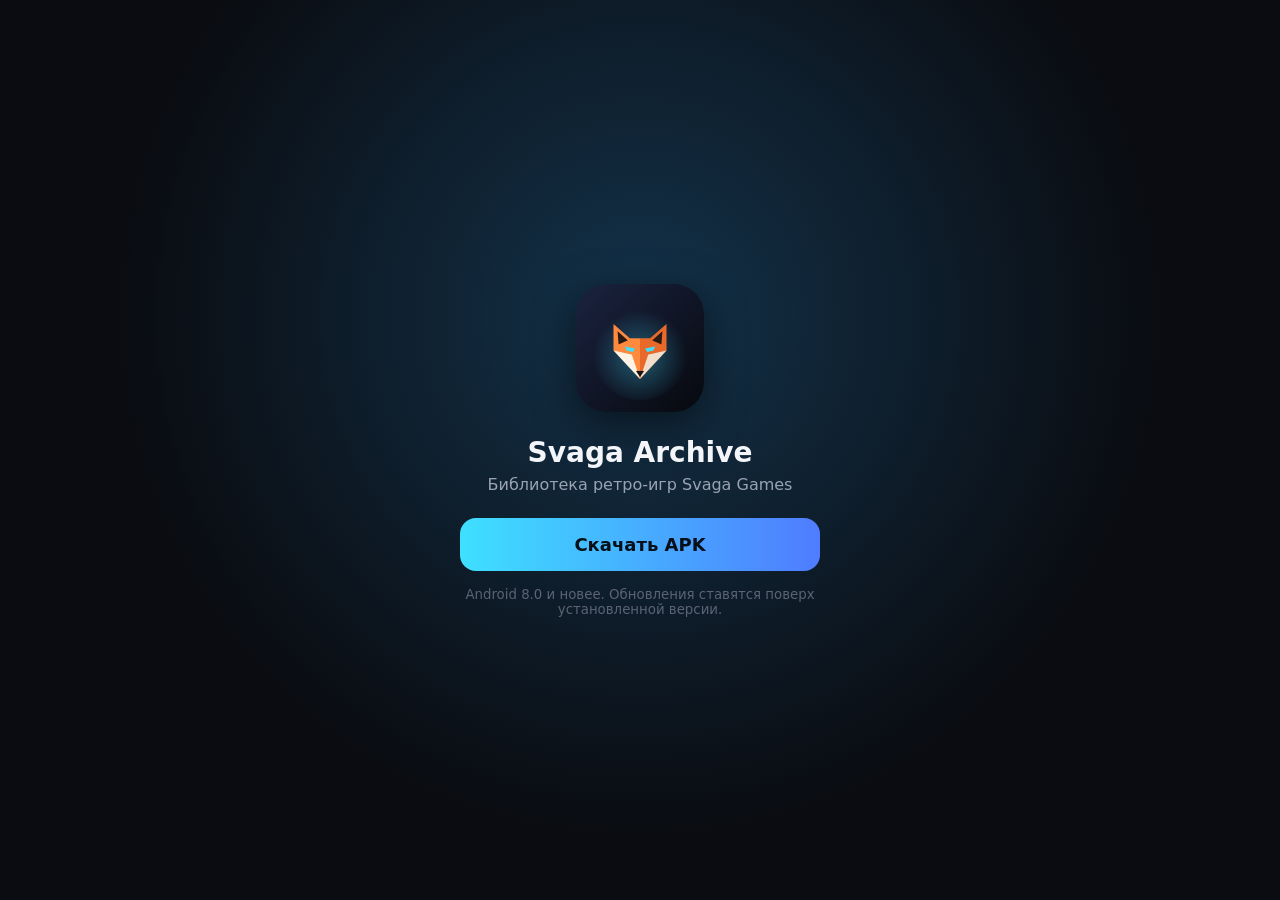
<file: docs/index.html>
<!doctype html>
<html lang="ru">
<head>
<meta charset="utf-8">
<meta name="viewport" content="width=device-width,initial-scale=1">
<title>Svaga Archive — скачать</title>
<style>
  body{margin:0;min-height:100vh;display:grid;place-items:center;background:radial-gradient(circle at 50% 35%,#13324a 0,#0A0C11 60%);color:#F3F5F9;font:16px system-ui,sans-serif;text-align:center}
  .card{padding:32px 24px;max-width:360px}
  img{width:128px;height:128px;border-radius:30px;box-shadow:0 10px 40px #0008}
  h1{margin:20px 0 6px;font-size:28px}
  p{color:#9AA3B5;margin:0 0 24px}
  a.btn{display:block;padding:16px;border-radius:16px;background:linear-gradient(90deg,#3EE0FF,#4F7CFF);color:#071018;font-weight:700;text-decoration:none;font-size:18px}
  small{display:block;margin-top:16px;color:#5B6375}
  #ver{color:#3EE0FF}
</style>
</head>
<body>
<div class="card">
  <img src="icon.png" alt="Svaga Archive">
  <h1>Svaga Archive</h1>
  <p>Библиотека ретро-игр Svaga Games <span id="ver"></span></p>
  <a class="btn" href="https://github.com/SvagaGames/svaga-archive/releases/latest/download/SvagaArchive.apk">Скачать APK</a>
  <small>Android 8.0 и новее. Обновления ставятся поверх установленной версии.</small>
</div>
<script>
  fetch("https://api.github.com/repos/SvagaGames/svaga-archive/releases/latest")
    .then(r => r.json()).then(j => { if (j.tag_name) document.getElementById("ver").textContent = "· " + j.tag_name; }).catch(() => {});
</script>
</body>
</html>
</file>
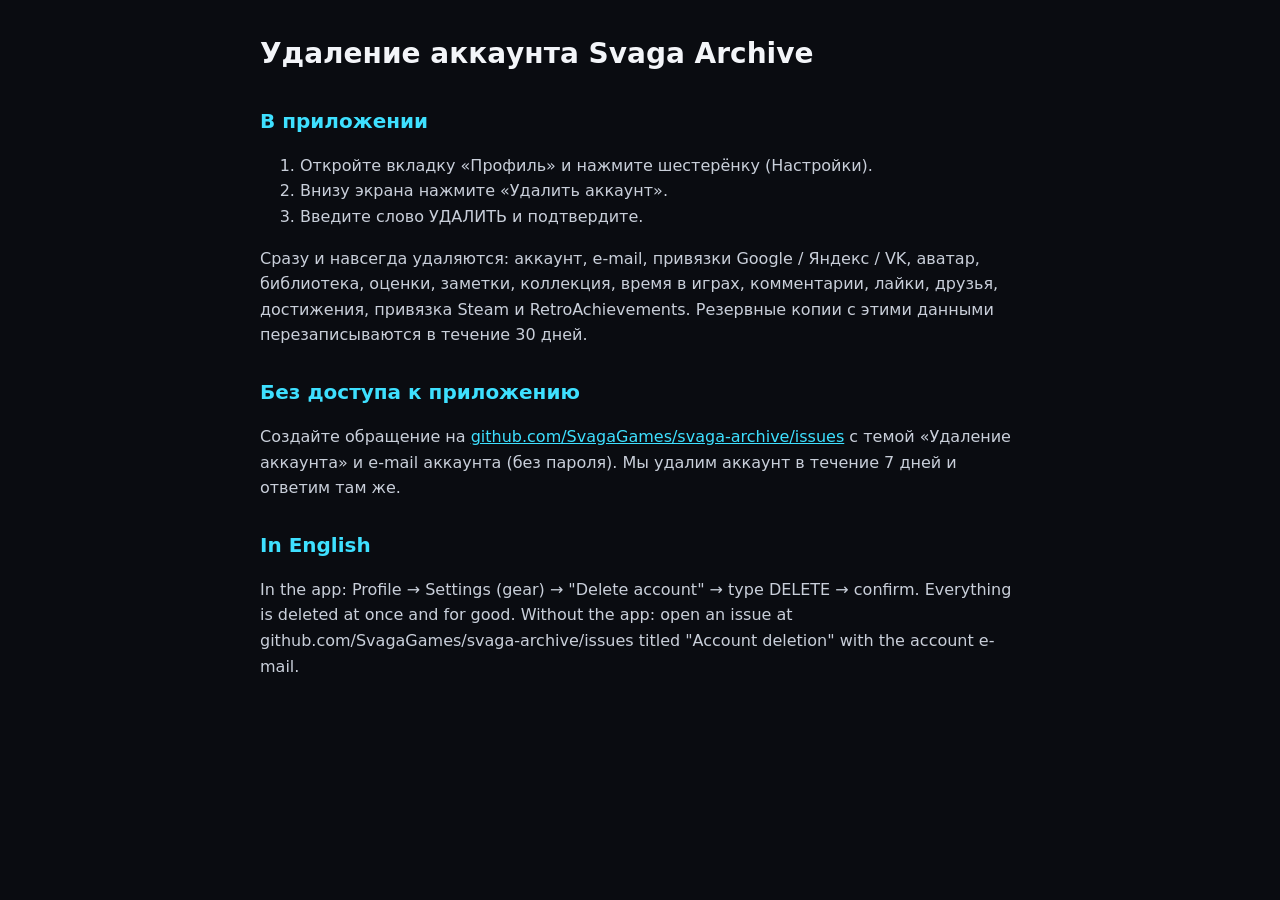
<file: docs/delete-account/index.html>
<!doctype html>
<html lang="ru">
<head>
<meta charset="utf-8">
<meta name="viewport" content="width=device-width,initial-scale=1">
<title>Svaga Archive — удаление аккаунта</title>
<style>
  body{margin:0;background:#0A0C11;color:#F3F5F9;font:16px/1.6 system-ui,sans-serif}
  main{max-width:760px;margin:0 auto;padding:32px 20px 64px}
  h1{font-size:28px;margin:0 0 16px} h2{font-size:20px;margin:28px 0 8px;color:#3EE0FF}
  p,li{color:#C9CFDA} a{color:#3EE0FF}
</style>
</head>
<body>
<main>
<h1>Удаление аккаунта Svaga Archive</h1>
<h2>В приложении</h2>
<ol>
  <li>Откройте вкладку «Профиль» и нажмите шестерёнку (Настройки).</li>
  <li>Внизу экрана нажмите «Удалить аккаунт».</li>
  <li>Введите слово УДАЛИТЬ и подтвердите.</li>
</ol>
<p>Сразу и навсегда удаляются: аккаунт, e-mail, привязки Google / Яндекс / VK, аватар, библиотека, оценки, заметки, коллекция, время в играх, комментарии, лайки, друзья, достижения, привязка Steam и RetroAchievements. Резервные копии с этими данными перезаписываются в течение 30 дней.</p>
<h2>Без доступа к приложению</h2>
<p>Создайте обращение на <a href="https://github.com/SvagaGames/svaga-archive/issues/new?title=Удаление%20аккаунта">github.com/SvagaGames/svaga-archive/issues</a> с темой «Удаление аккаунта» и e-mail аккаунта (без пароля). Мы удалим аккаунт в течение 7 дней и ответим там же.</p>
<h2>In English</h2>
<p>In the app: Profile → Settings (gear) → "Delete account" → type DELETE → confirm. Everything is deleted at once and for good. Without the app: open an issue at github.com/SvagaGames/svaga-archive/issues titled "Account deletion" with the account e-mail.</p>
</main>
</body>
</html>
</file>
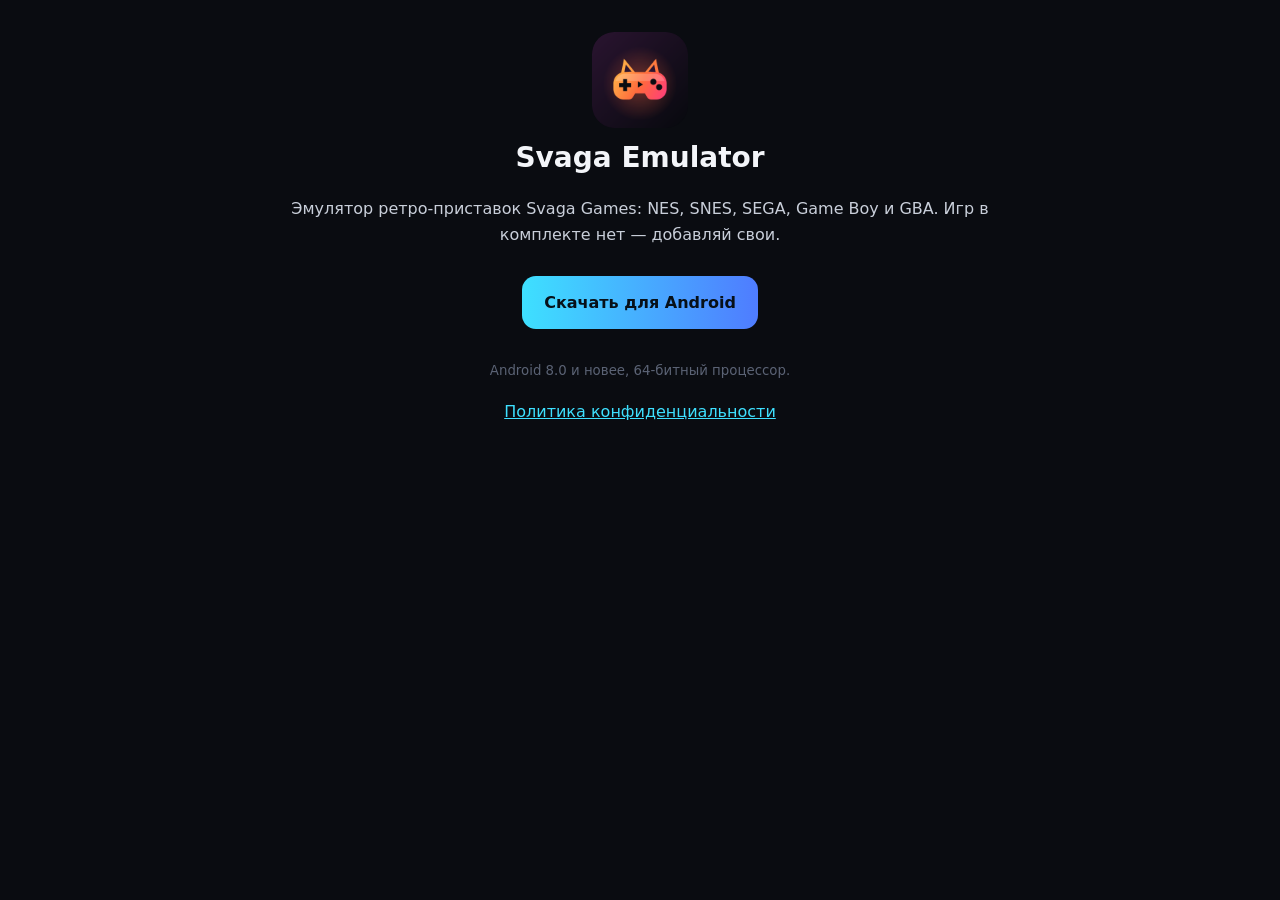
<file: docs/emulator/index.html>
<!doctype html>
<html lang="ru">
<head>
<meta charset="utf-8">
<meta name="viewport" content="width=device-width,initial-scale=1">
<title>Svaga Emulator — скачать</title>
<style>
  body{margin:0;background:#0A0C11;color:#F3F5F9;font:16px/1.6 system-ui,sans-serif}
  main{max-width:760px;margin:0 auto;padding:32px 20px 64px}
  h1{font-size:28px;margin:0 0 4px} h2{font-size:20px;margin:28px 0 8px;color:#3EE0FF}
  p,li{color:#C9CFDA} small{color:#5B6375} a{color:#3EE0FF}
  img{width:96px;height:96px;border-radius:22px}
  a.btn{display:inline-block;padding:14px 22px;border-radius:14px;background:linear-gradient(90deg,#3EE0FF,#4F7CFF);color:#071018;font-weight:700;text-decoration:none;margin:12px 0}
</style>
</head>
<body><main style="text-align:center">
<img src="icon.png" alt="Svaga Emulator">
<h1>Svaga Emulator</h1>
<p>Эмулятор ретро-приставок Svaga Games: NES, SNES, SEGA, Game Boy и GBA. Игр в комплекте нет — добавляй свои.</p>
<a class="btn" href="https://github.com/SvagaGames/svaga-emulator/releases/latest/download/SvagaEmulator.apk">Скачать для Android</a>
<p><small>Android 8.0 и новее, 64-битный процессор.</small></p>
<p><a href="privacy.html">Политика конфиденциальности</a></p>
</main></body>
</html>
</file>
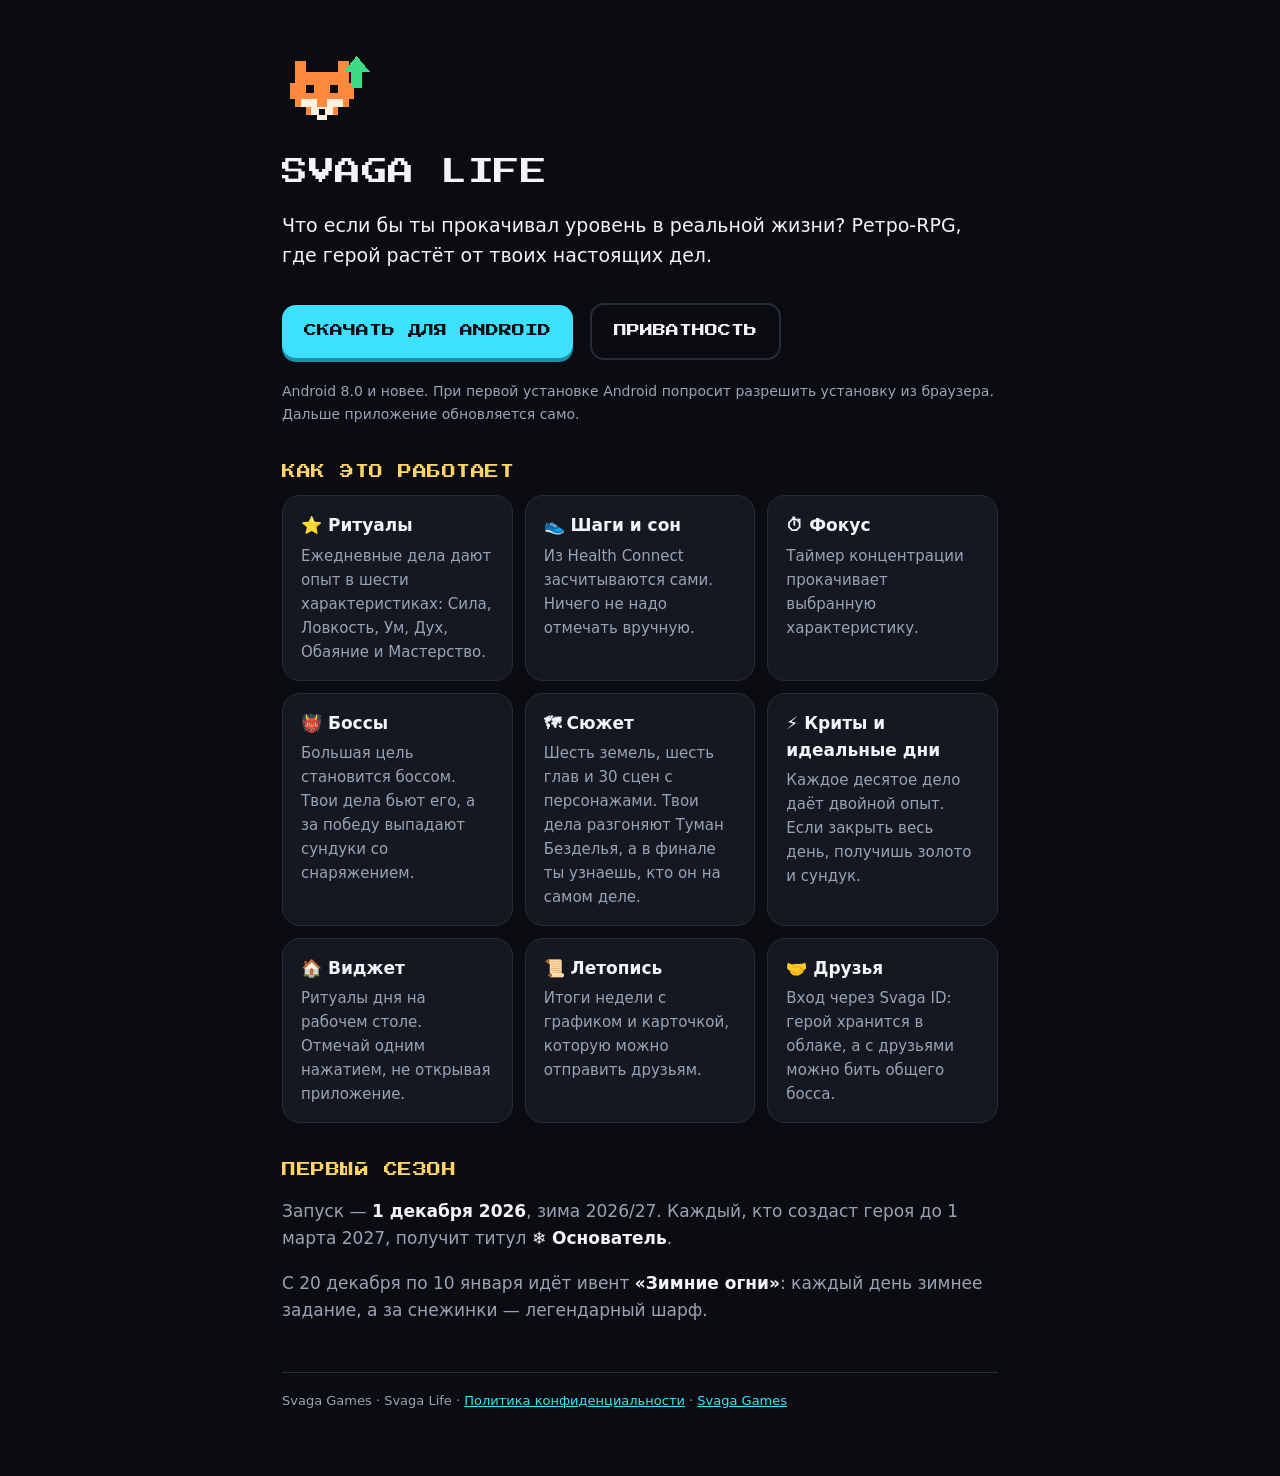
<file: docs/life/index.html>
<!DOCTYPE html>
<html lang="ru">
<head>
<meta charset="utf-8">
<meta name="viewport" content="width=device-width, initial-scale=1">
<title>Svaga Life — прокачивай героя настоящими делами</title>
<meta name="description" content="Ретро-RPG от Svaga Games: твой герой растёт от настоящих дел — привычек, шагов, сна и фокуса.">
<link rel="icon" href="logo.svg">
<link rel="stylesheet" href="style.css">
</head>
<body>
<main>
  <img class="logo" src="logo.svg" alt="">
  <h1>SVAGA LIFE</h1>
  <p class="lead">Что если бы ты прокачивал уровень в реальной жизни? Ретро-RPG, где герой растёт от твоих настоящих дел.</p>
  <a class="btn" href="https://github.com/SvagaGames/Svaga-Life/releases/latest/download/SvagaLife.apk">СКАЧАТЬ ДЛЯ ANDROID</a>
  <a class="btn ghost" href="privacy.html">ПРИВАТНОСТЬ</a>
  <p class="note">Android 8.0 и новее. При первой установке Android попросит разрешить установку из браузера. Дальше приложение обновляется само.</p>

  <h2>КАК ЭТО РАБОТАЕТ</h2>
  <div class="grid">
    <div class="card"><b>⭐ Ритуалы</b><p>Ежедневные дела дают опыт в шести характеристиках: Сила, Ловкость, Ум, Дух, Обаяние и Мастерство.</p></div>
    <div class="card"><b>👟 Шаги и сон</b><p>Из Health Connect засчитываются сами. Ничего не надо отмечать вручную.</p></div>
    <div class="card"><b>⏱ Фокус</b><p>Таймер концентрации прокачивает выбранную характеристику.</p></div>
    <div class="card"><b>👹 Боссы</b><p>Большая цель становится боссом. Твои дела бьют его, а за победу выпадают сундуки со снаряжением.</p></div>
    <div class="card"><b>🗺 Сюжет</b><p>Шесть земель, шесть глав и 30 сцен с персонажами. Твои дела разгоняют Туман Безделья, а в финале ты узнаешь, кто он на самом деле.</p></div>
    <div class="card"><b>⚡ Криты и идеальные дни</b><p>Каждое десятое дело даёт двойной опыт. Если закрыть весь день, получишь золото и сундук.</p></div>
    <div class="card"><b>🏠 Виджет</b><p>Ритуалы дня на рабочем столе. Отмечай одним нажатием, не открывая приложение.</p></div>
    <div class="card"><b>📜 Летопись</b><p>Итоги недели с графиком и карточкой, которую можно отправить друзьям.</p></div>
    <div class="card"><b>🤝 Друзья</b><p>Вход через Svaga ID: герой хранится в облаке, а с друзьями можно бить общего босса.</p></div>
  </div>

  <h2>ПЕРВЫЙ СЕЗОН</h2>
  <p>Запуск — <strong>1 декабря 2026</strong>, зима 2026/27. Каждый, кто создаст героя до 1 марта 2027, получит титул <strong>❄️ Основатель</strong>.</p>
  <p>С 20 декабря по 10 января идёт ивент <strong>«Зимние огни»</strong>: каждый день зимнее задание, а за снежинки — легендарный шарф.</p>

  <footer>Svaga Games · Svaga Life · <a href="privacy.html">Политика конфиденциальности</a> · <a href="../">Svaga Games</a></footer>
</main>
</body>
</html>
</file>
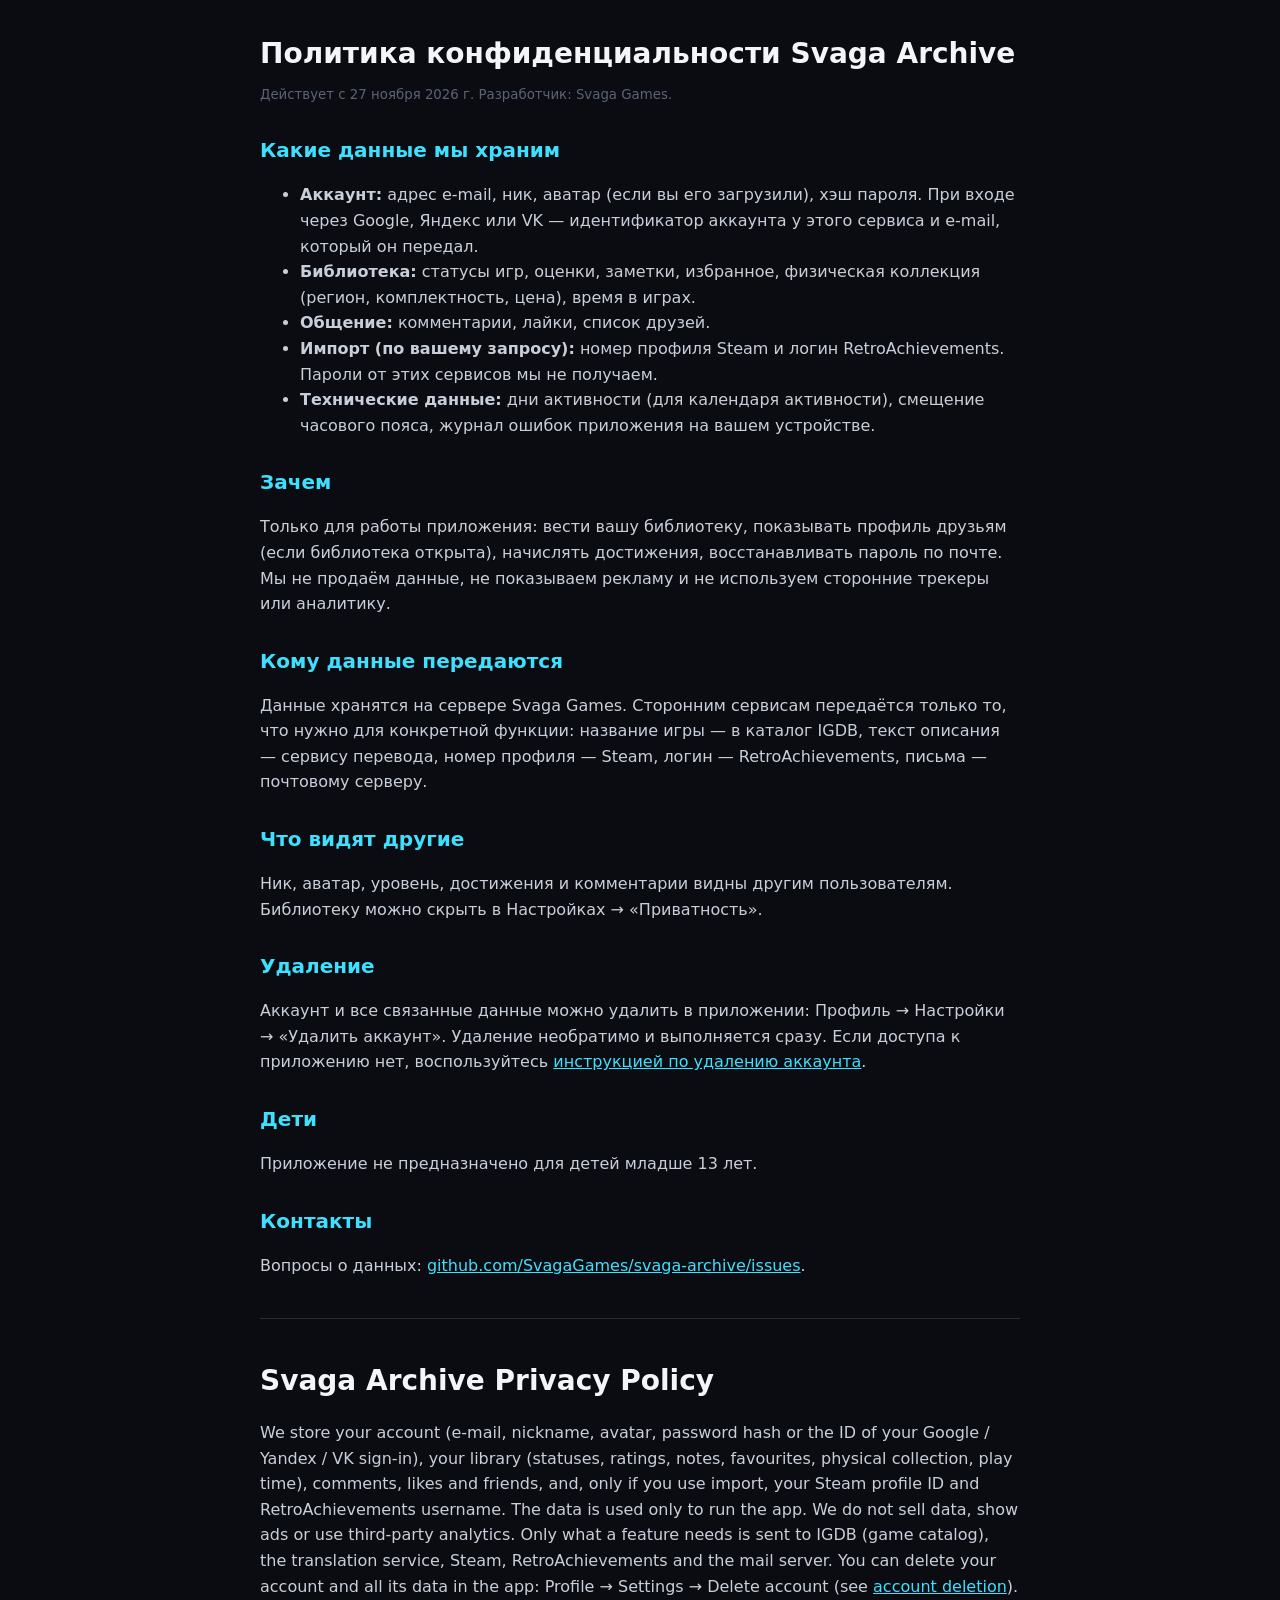
<file: docs/privacy/index.html>
<!doctype html>
<html lang="ru">
<head>
<meta charset="utf-8">
<meta name="viewport" content="width=device-width,initial-scale=1">
<title>Svaga Archive — политика конфиденциальности</title>
<style>
  body{margin:0;background:#0A0C11;color:#F3F5F9;font:16px/1.6 system-ui,sans-serif}
  main{max-width:760px;margin:0 auto;padding:32px 20px 64px}
  h1{font-size:28px;margin:0 0 4px} h2{font-size:20px;margin:28px 0 8px;color:#3EE0FF}
  p,li{color:#C9CFDA} small{color:#5B6375} a{color:#3EE0FF}
  hr{border:0;border-top:1px solid #262B36;margin:40px 0}
</style>
</head>
<body>
<main>
<h1>Политика конфиденциальности Svaga Archive</h1>
<small>Действует с 27 ноября 2026 г. Разработчик: Svaga Games.</small>

<h2>Какие данные мы храним</h2>
<ul>
  <li><b>Аккаунт:</b> адрес e-mail, ник, аватар (если вы его загрузили), хэш пароля. При входе через Google, Яндекс или VK — идентификатор аккаунта у этого сервиса и e-mail, который он передал.</li>
  <li><b>Библиотека:</b> статусы игр, оценки, заметки, избранное, физическая коллекция (регион, комплектность, цена), время в играх.</li>
  <li><b>Общение:</b> комментарии, лайки, список друзей.</li>
  <li><b>Импорт (по вашему запросу):</b> номер профиля Steam и логин RetroAchievements. Пароли от этих сервисов мы не получаем.</li>
  <li><b>Технические данные:</b> дни активности (для календаря активности), смещение часового пояса, журнал ошибок приложения на вашем устройстве.</li>
</ul>

<h2>Зачем</h2>
<p>Только для работы приложения: вести вашу библиотеку, показывать профиль друзьям (если библиотека открыта), начислять достижения, восстанавливать пароль по почте. Мы не продаём данные, не показываем рекламу и не используем сторонние трекеры или аналитику.</p>

<h2>Кому данные передаются</h2>
<p>Данные хранятся на сервере Svaga Games. Сторонним сервисам передаётся только то, что нужно для конкретной функции: название игры — в каталог IGDB, текст описания — сервису перевода, номер профиля — Steam, логин — RetroAchievements, письма — почтовому серверу.</p>

<h2>Что видят другие</h2>
<p>Ник, аватар, уровень, достижения и комментарии видны другим пользователям. Библиотеку можно скрыть в Настройках → «Приватность».</p>

<h2>Удаление</h2>
<p>Аккаунт и все связанные данные можно удалить в приложении: Профиль → Настройки → «Удалить аккаунт». Удаление необратимо и выполняется сразу. Если доступа к приложению нет, воспользуйтесь <a href="../delete-account/">инструкцией по удалению аккаунта</a>.</p>

<h2>Дети</h2>
<p>Приложение не предназначено для детей младше 13 лет.</p>

<h2>Контакты</h2>
<p>Вопросы о данных: <a href="https://github.com/SvagaGames/svaga-archive/issues">github.com/SvagaGames/svaga-archive/issues</a>.</p>

<hr>
<h1>Svaga Archive Privacy Policy</h1>
<p>We store your account (e-mail, nickname, avatar, password hash or the ID of your Google / Yandex / VK sign-in), your library (statuses, ratings, notes, favourites, physical collection, play time), comments, likes and friends, and, only if you use import, your Steam profile ID and RetroAchievements username. The data is used only to run the app. We do not sell data, show ads or use third-party analytics. Only what a feature needs is sent to IGDB (game catalog), the translation service, Steam, RetroAchievements and the mail server. You can delete your account and all its data in the app: Profile → Settings → Delete account (see <a href="../delete-account/">account deletion</a>).</p>
</main>
</body>
</html>
</file>
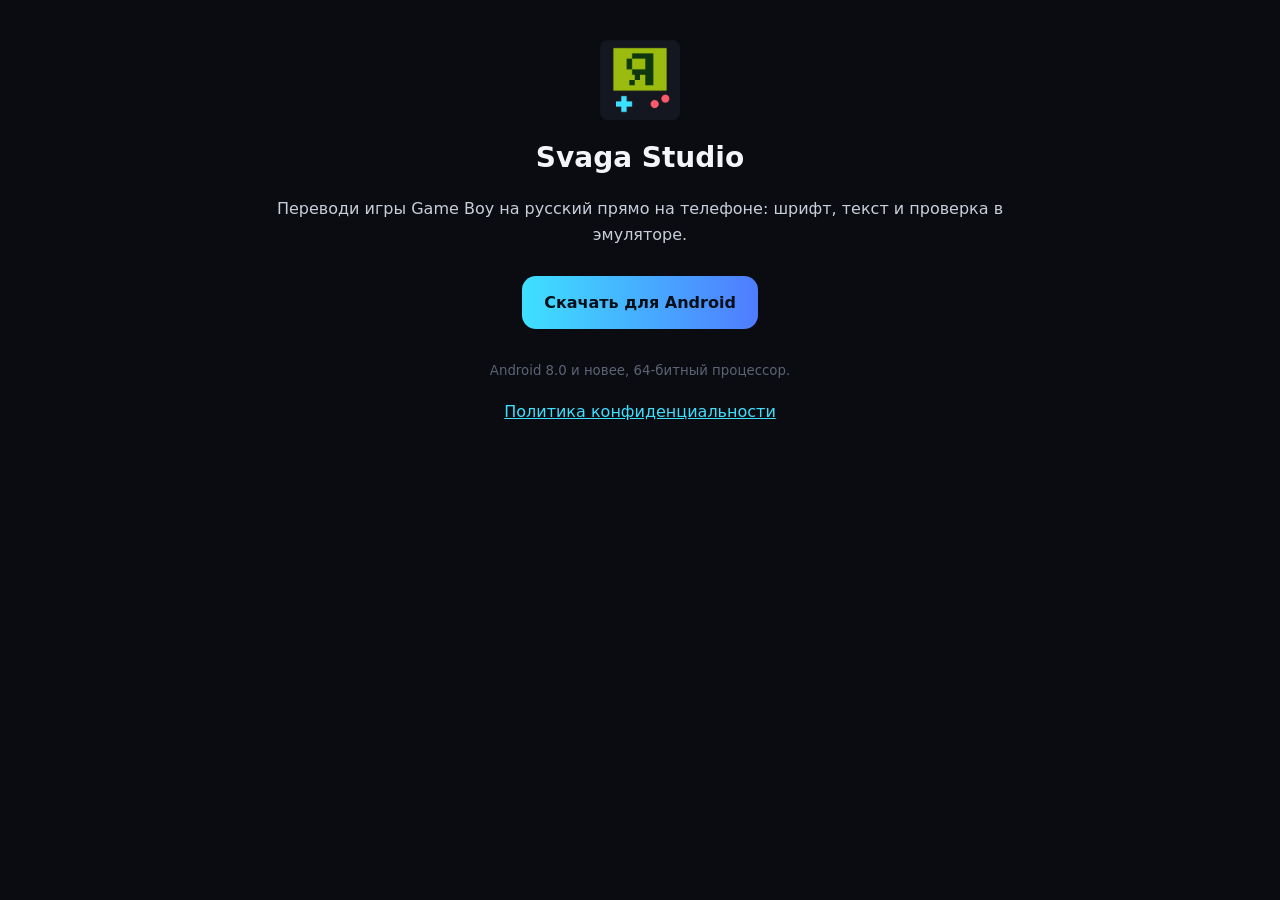
<file: docs/studio/index.html>
<!doctype html>
<html lang="ru">
<head>
<meta charset="utf-8">
<meta name="viewport" content="width=device-width,initial-scale=1">
<title>Svaga Studio — скачать</title>
<style>
  body{margin:0;background:#0A0C11;color:#F3F5F9;font:16px/1.6 system-ui,sans-serif}
  main{max-width:760px;margin:0 auto;padding:32px 20px 64px}
  h1{font-size:28px;margin:0 0 4px} h2{font-size:20px;margin:28px 0 8px;color:#3EE0FF}
  p,li{color:#C9CFDA} small{color:#5B6375} a{color:#3EE0FF}
  img{width:96px;height:96px;border-radius:22px}
  a.btn{display:inline-block;padding:14px 22px;border-radius:14px;background:linear-gradient(90deg,#3EE0FF,#4F7CFF);color:#071018;font-weight:700;text-decoration:none;margin:12px 0}
</style>
</head>
<body><main style="text-align:center">
<img src="icon.png" alt="Svaga Studio">
<h1>Svaga Studio</h1>
<p>Переводи игры Game Boy на русский прямо на телефоне: шрифт, текст и проверка в эмуляторе.</p>
<a class="btn" href="https://github.com/SvagaGames/Svaga-Studio/releases/latest/download/SvagaStudio.apk">Скачать для Android</a>
<p><small>Android 8.0 и новее, 64-битный процессор.</small></p>
<p><a href="privacy.html">Политика конфиденциальности</a></p>
</main></body>
</html>
</file>
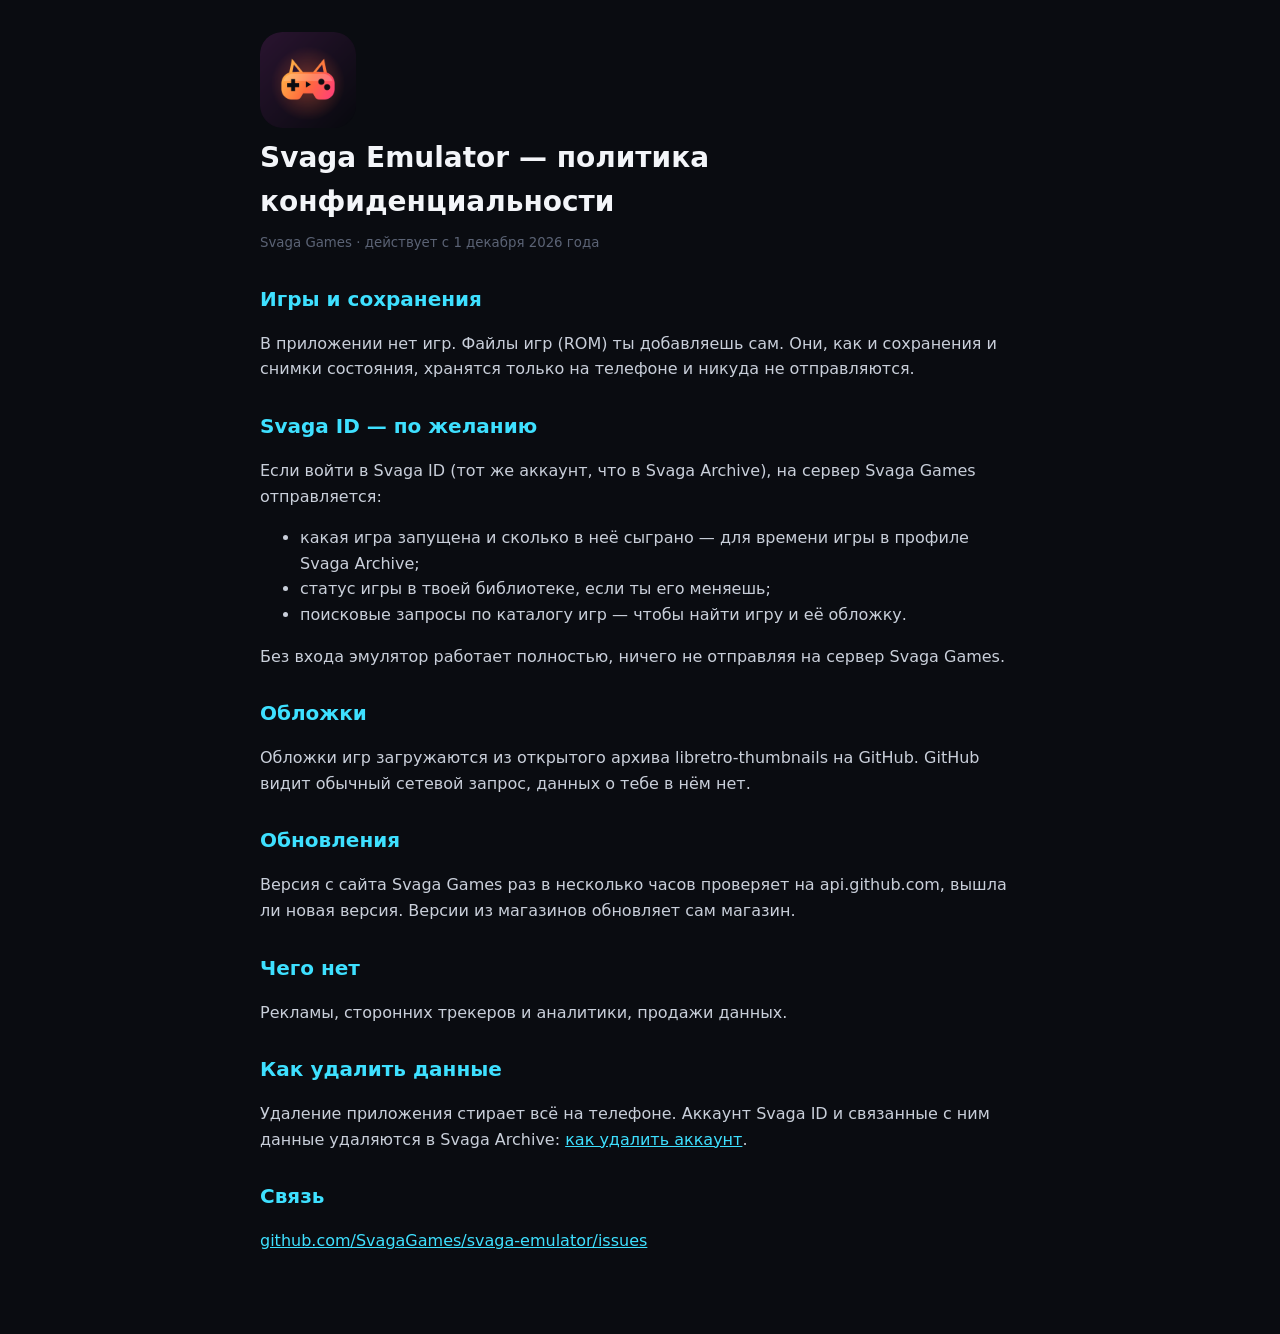
<file: docs/emulator/privacy.html>
<!doctype html>
<html lang="ru">
<head>
<meta charset="utf-8">
<meta name="viewport" content="width=device-width,initial-scale=1">
<title>Svaga Emulator — политика конфиденциальности</title>
<style>
  body{margin:0;background:#0A0C11;color:#F3F5F9;font:16px/1.6 system-ui,sans-serif}
  main{max-width:760px;margin:0 auto;padding:32px 20px 64px}
  h1{font-size:28px;margin:0 0 4px} h2{font-size:20px;margin:28px 0 8px;color:#3EE0FF}
  p,li{color:#C9CFDA} small{color:#5B6375} a{color:#3EE0FF}
  img{width:96px;height:96px;border-radius:22px}
  a.btn{display:inline-block;padding:14px 22px;border-radius:14px;background:linear-gradient(90deg,#3EE0FF,#4F7CFF);color:#071018;font-weight:700;text-decoration:none;margin:12px 0}
</style>
</head>
<body><main>
<img src="icon.png" alt="">
<h1>Svaga Emulator — политика конфиденциальности</h1>
<small>Svaga Games · действует с 1 декабря 2026 года</small>

<h2>Игры и сохранения</h2>
<p>В приложении нет игр. Файлы игр (ROM) ты добавляешь сам. Они, как и сохранения и снимки состояния, хранятся только на телефоне и никуда не отправляются.</p>

<h2>Svaga ID — по желанию</h2>
<p>Если войти в Svaga ID (тот же аккаунт, что в Svaga Archive), на сервер Svaga Games отправляется:</p>
<ul>
  <li>какая игра запущена и сколько в неё сыграно — для времени игры в профиле Svaga Archive;</li>
  <li>статус игры в твоей библиотеке, если ты его меняешь;</li>
  <li>поисковые запросы по каталогу игр — чтобы найти игру и её обложку.</li>
</ul>
<p>Без входа эмулятор работает полностью, ничего не отправляя на сервер Svaga Games.</p>

<h2>Обложки</h2>
<p>Обложки игр загружаются из открытого архива libretro-thumbnails на GitHub. GitHub видит обычный сетевой запрос, данных о тебе в нём нет.</p>

<h2>Обновления</h2>
<p>Версия с сайта Svaga Games раз в несколько часов проверяет на api.github.com, вышла ли новая версия. Версии из магазинов обновляет сам магазин.</p>

<h2>Чего нет</h2>
<p>Рекламы, сторонних трекеров и аналитики, продажи данных.</p>

<h2>Как удалить данные</h2>
<p>Удаление приложения стирает всё на телефоне. Аккаунт Svaga ID и связанные с ним данные удаляются в Svaga Archive: <a href="../delete-account/">как удалить аккаунт</a>.</p>

<h2>Связь</h2>
<p><a href="https://github.com/SvagaGames/svaga-emulator/issues">github.com/SvagaGames/svaga-emulator/issues</a></p>
</main></body>
</html>
</file>
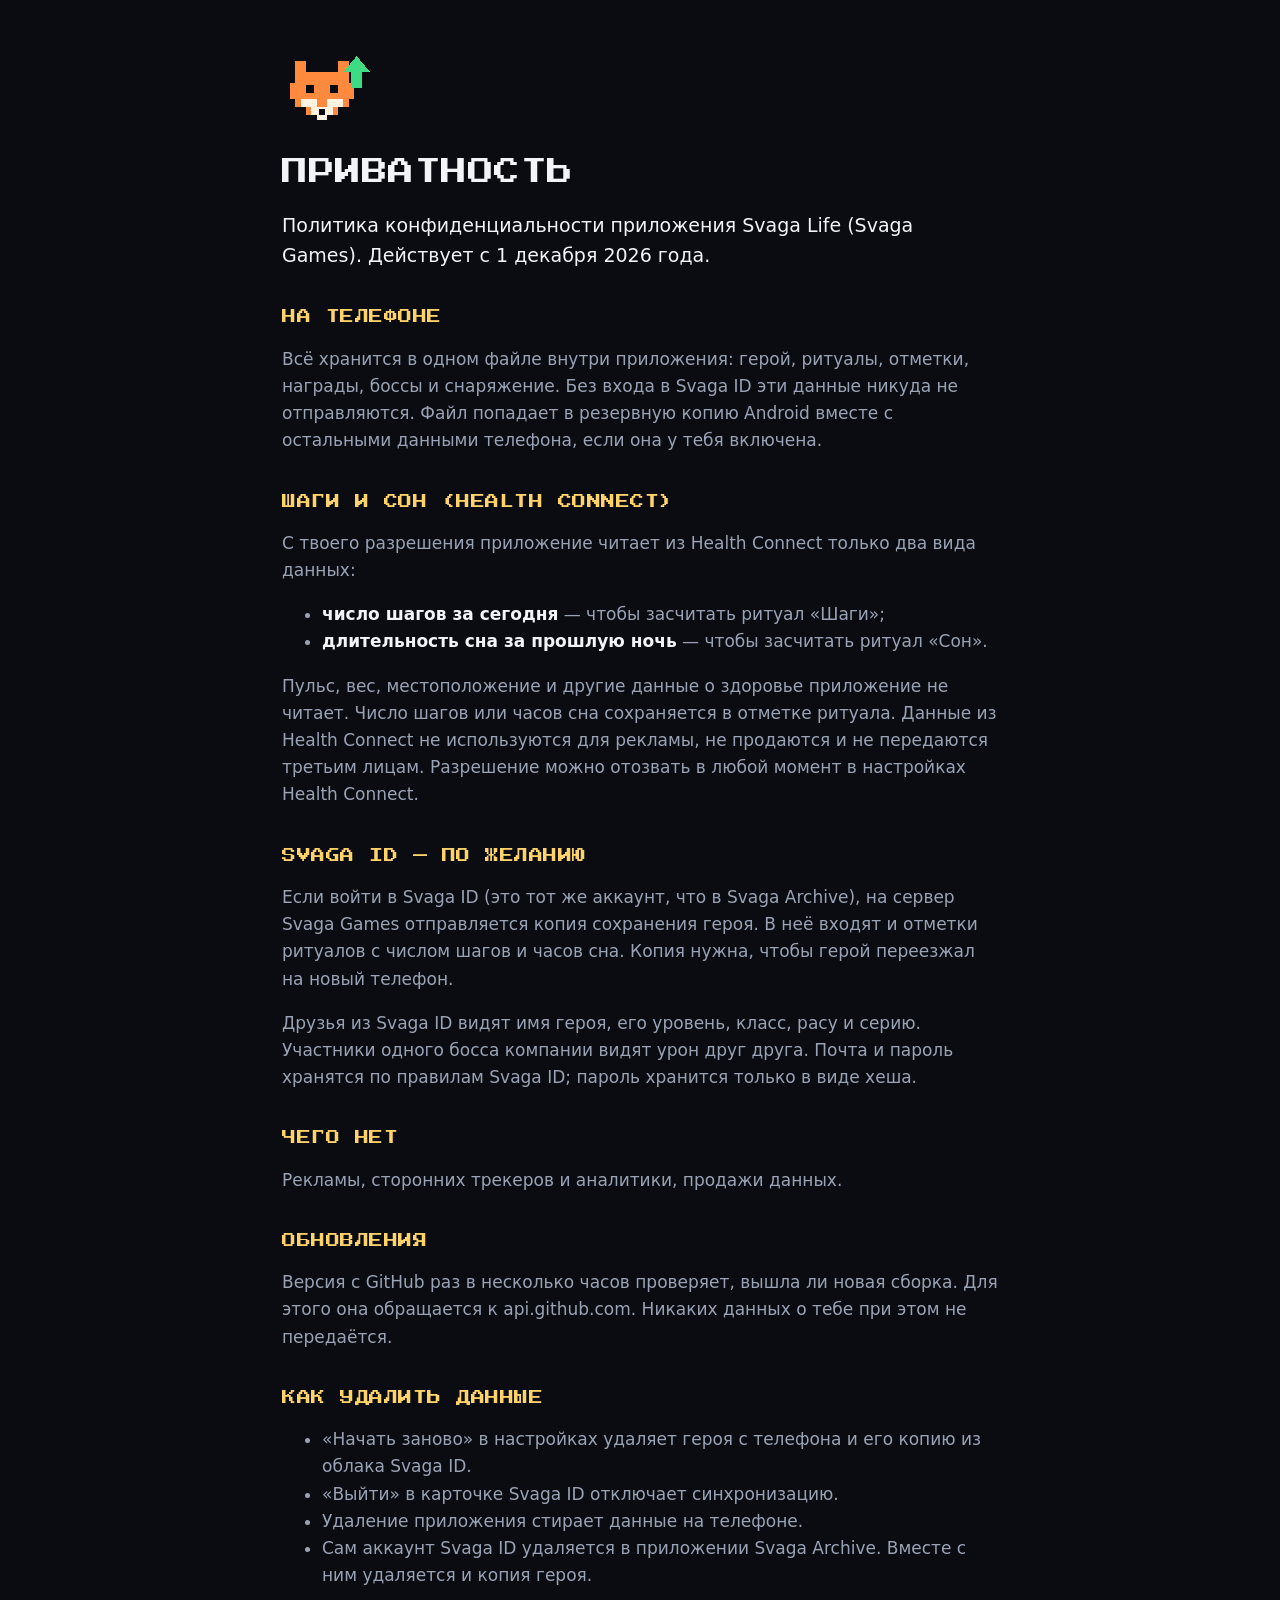
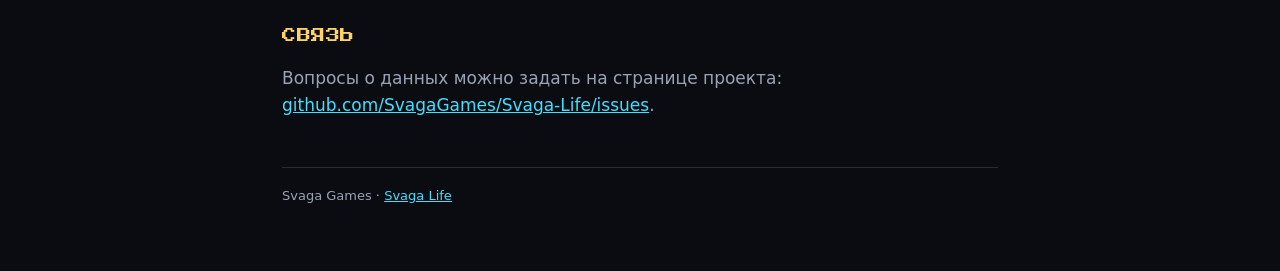
<file: docs/life/privacy.html>
<!DOCTYPE html>
<html lang="ru">
<head>
<meta charset="utf-8">
<meta name="viewport" content="width=device-width, initial-scale=1">
<title>Svaga Life — политика конфиденциальности</title>
<link rel="icon" href="logo.svg">
<link rel="stylesheet" href="style.css">
</head>
<body>
<main>
  <a href="./"><img class="logo" src="logo.svg" alt="Svaga Life"></a>
  <h1>ПРИВАТНОСТЬ</h1>
  <p class="lead">Политика конфиденциальности приложения Svaga Life (Svaga Games). Действует с 1 декабря 2026 года.</p>

  <h2>НА ТЕЛЕФОНЕ</h2>
  <p>Всё хранится в одном файле внутри приложения: герой, ритуалы, отметки, награды, боссы и снаряжение. Без входа в Svaga ID эти данные никуда не отправляются. Файл попадает в резервную копию Android вместе с остальными данными телефона, если она у тебя включена.</p>

  <h2>ШАГИ И СОН (HEALTH CONNECT)</h2>
  <p>С твоего разрешения приложение читает из Health Connect только два вида данных:</p>
  <ul>
    <li><strong>число шагов за сегодня</strong> — чтобы засчитать ритуал «Шаги»;</li>
    <li><strong>длительность сна за прошлую ночь</strong> — чтобы засчитать ритуал «Сон».</li>
  </ul>
  <p>Пульс, вес, местоположение и другие данные о здоровье приложение не читает. Число шагов или часов сна сохраняется в отметке ритуала. Данные из Health Connect не используются для рекламы, не продаются и не передаются третьим лицам. Разрешение можно отозвать в любой момент в настройках Health Connect.</p>

  <h2>SVAGA ID — ПО ЖЕЛАНИЮ</h2>
  <p>Если войти в Svaga ID (это тот же аккаунт, что в Svaga Archive), на сервер Svaga Games отправляется копия сохранения героя. В неё входят и отметки ритуалов с числом шагов и часов сна. Копия нужна, чтобы герой переезжал на новый телефон.</p>
  <p>Друзья из Svaga ID видят имя героя, его уровень, класс, расу и серию. Участники одного босса компании видят урон друг друга. Почта и пароль хранятся по правилам Svaga ID; пароль хранится только в виде хеша.</p>

  <h2>ЧЕГО НЕТ</h2>
  <p>Рекламы, сторонних трекеров и аналитики, продажи данных.</p>

  <h2>ОБНОВЛЕНИЯ</h2>
  <p>Версия с GitHub раз в несколько часов проверяет, вышла ли новая сборка. Для этого она обращается к api.github.com. Никаких данных о тебе при этом не передаётся.</p>

  <h2>КАК УДАЛИТЬ ДАННЫЕ</h2>
  <ul>
    <li>«Начать заново» в настройках удаляет героя с телефона и его копию из облака Svaga ID.</li>
    <li>«Выйти» в карточке Svaga ID отключает синхронизацию.</li>
    <li>Удаление приложения стирает данные на телефоне.</li>
    <li>Сам аккаунт Svaga ID удаляется в приложении Svaga Archive. Вместе с ним удаляется и копия героя.</li>
  </ul>

  <h2>СВЯЗЬ</h2>
  <p>Вопросы о данных можно задать на странице проекта: <a href="https://github.com/SvagaGames/Svaga-Life/issues">github.com/SvagaGames/Svaga-Life/issues</a>.</p>

  <footer>Svaga Games · <a href="./">Svaga Life</a></footer>
</main>
</body>
</html>
</file>
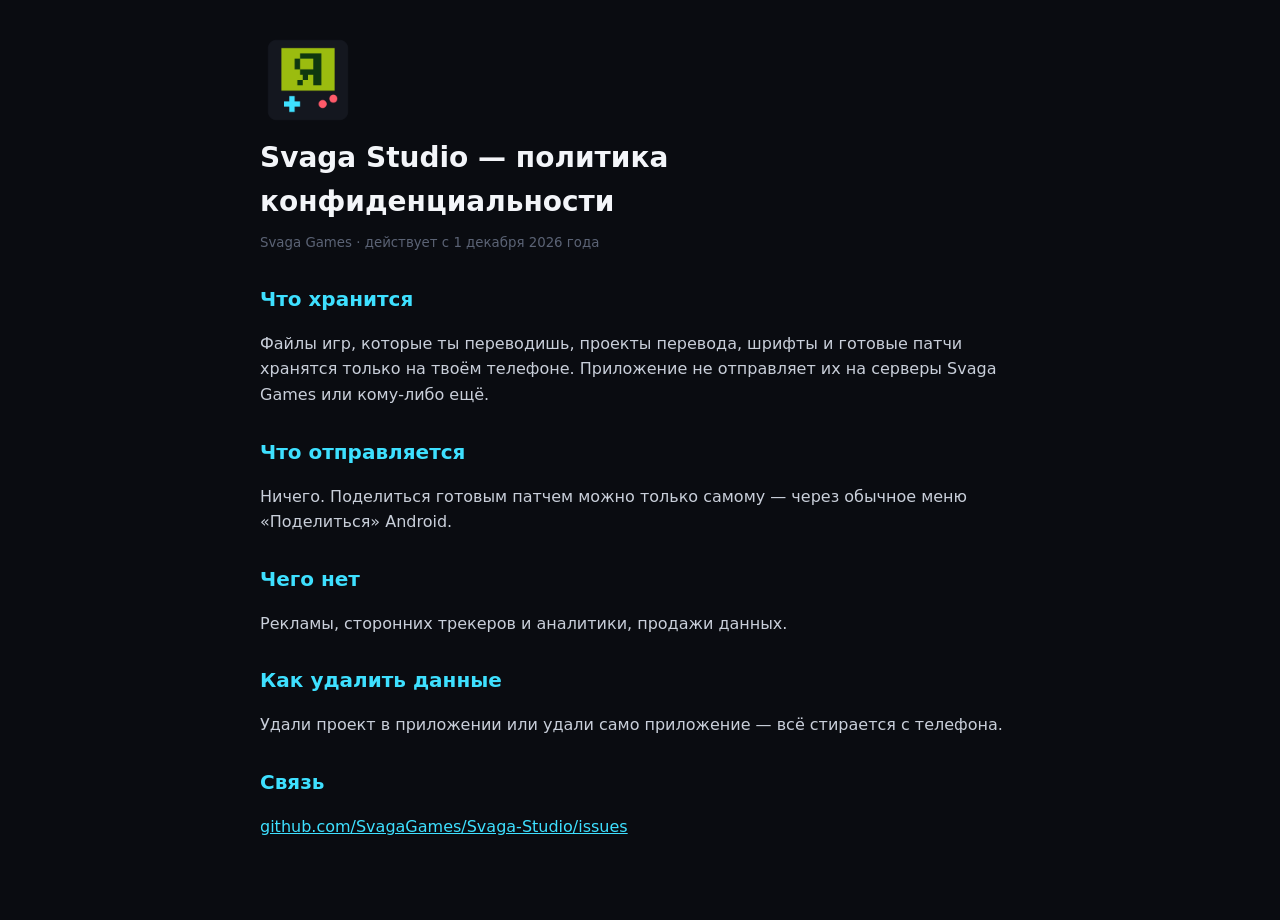
<file: docs/studio/privacy.html>
<!doctype html>
<html lang="ru">
<head>
<meta charset="utf-8">
<meta name="viewport" content="width=device-width,initial-scale=1">
<title>Svaga Studio — политика конфиденциальности</title>
<style>
  body{margin:0;background:#0A0C11;color:#F3F5F9;font:16px/1.6 system-ui,sans-serif}
  main{max-width:760px;margin:0 auto;padding:32px 20px 64px}
  h1{font-size:28px;margin:0 0 4px} h2{font-size:20px;margin:28px 0 8px;color:#3EE0FF}
  p,li{color:#C9CFDA} small{color:#5B6375} a{color:#3EE0FF}
  img{width:96px;height:96px;border-radius:22px}
  a.btn{display:inline-block;padding:14px 22px;border-radius:14px;background:linear-gradient(90deg,#3EE0FF,#4F7CFF);color:#071018;font-weight:700;text-decoration:none;margin:12px 0}
</style>
</head>
<body><main>
<img src="icon.png" alt="">
<h1>Svaga Studio — политика конфиденциальности</h1>
<small>Svaga Games · действует с 1 декабря 2026 года</small>

<h2>Что хранится</h2>
<p>Файлы игр, которые ты переводишь, проекты перевода, шрифты и готовые патчи хранятся только на твоём телефоне. Приложение не отправляет их на серверы Svaga Games или кому-либо ещё.</p>

<h2>Что отправляется</h2>
<p>Ничего. Поделиться готовым патчем можно только самому — через обычное меню «Поделиться» Android.</p>

<h2>Чего нет</h2>
<p>Рекламы, сторонних трекеров и аналитики, продажи данных.</p>

<h2>Как удалить данные</h2>
<p>Удали проект в приложении или удали само приложение — всё стирается с телефона.</p>

<h2>Связь</h2>
<p><a href="https://github.com/SvagaGames/Svaga-Studio/issues">github.com/SvagaGames/Svaga-Studio/issues</a></p>
</main></body>
</html>
</file>
<file: docs/life/style.css>
@font-face { font-family: "Pixel"; src: url("press_start_2p.ttf"); font-display: swap; }
:root { --bg: #0a0c11; --panel: #141821; --line: #262c38; --ink: #f2f4f8; --muted: #9aa3b5; --cyan: #3ee0ff; --gold: #ffd36a; --green: #3ddc84; }
* { box-sizing: border-box; }
body { margin: 0; background: var(--bg); color: var(--ink); font: 17px/1.6 system-ui, -apple-system, "Segoe UI", Roboto, sans-serif; }
main { max-width: 760px; margin: 0 auto; padding: 48px 22px 64px; }
h1, h2, .pixel { font-family: "Pixel", monospace; font-weight: normal; letter-spacing: .5px; }
h1 { font-size: 26px; line-height: 1.4; margin: 18px 0 8px; }
h2 { font-size: 14px; color: var(--gold); margin: 36px 0 10px; }
p, li { color: var(--muted); }
strong { color: var(--ink); font-weight: 600; }
a { color: var(--cyan); }
.logo { width: 96px; height: 80px; image-rendering: pixelated; }
.lead { font-size: 19px; color: var(--ink); }
.btn { display: inline-block; font-family: "Pixel", monospace; font-size: 13px; color: var(--bg); background: var(--cyan);
  padding: 16px 22px; border-radius: 14px; text-decoration: none; box-shadow: 0 4px 0 #1b8fa6; margin: 14px 12px 6px 0; }
.btn.ghost { background: transparent; color: var(--ink); border: 2px solid var(--line); box-shadow: none; }
.grid { display: grid; grid-template-columns: repeat(auto-fit, minmax(210px, 1fr)); gap: 12px; margin-top: 12px; }
.card { background: var(--panel); border: 1px solid var(--line); border-radius: 18px; padding: 16px 18px; }
.card b { display: block; color: var(--ink); margin-bottom: 4px; }
.card p { margin: 0; font-size: 15px; }
.note { font-size: 14px; }
footer { margin-top: 48px; font-size: 13px; color: var(--muted); border-top: 1px solid var(--line); padding-top: 18px; }
</file>
